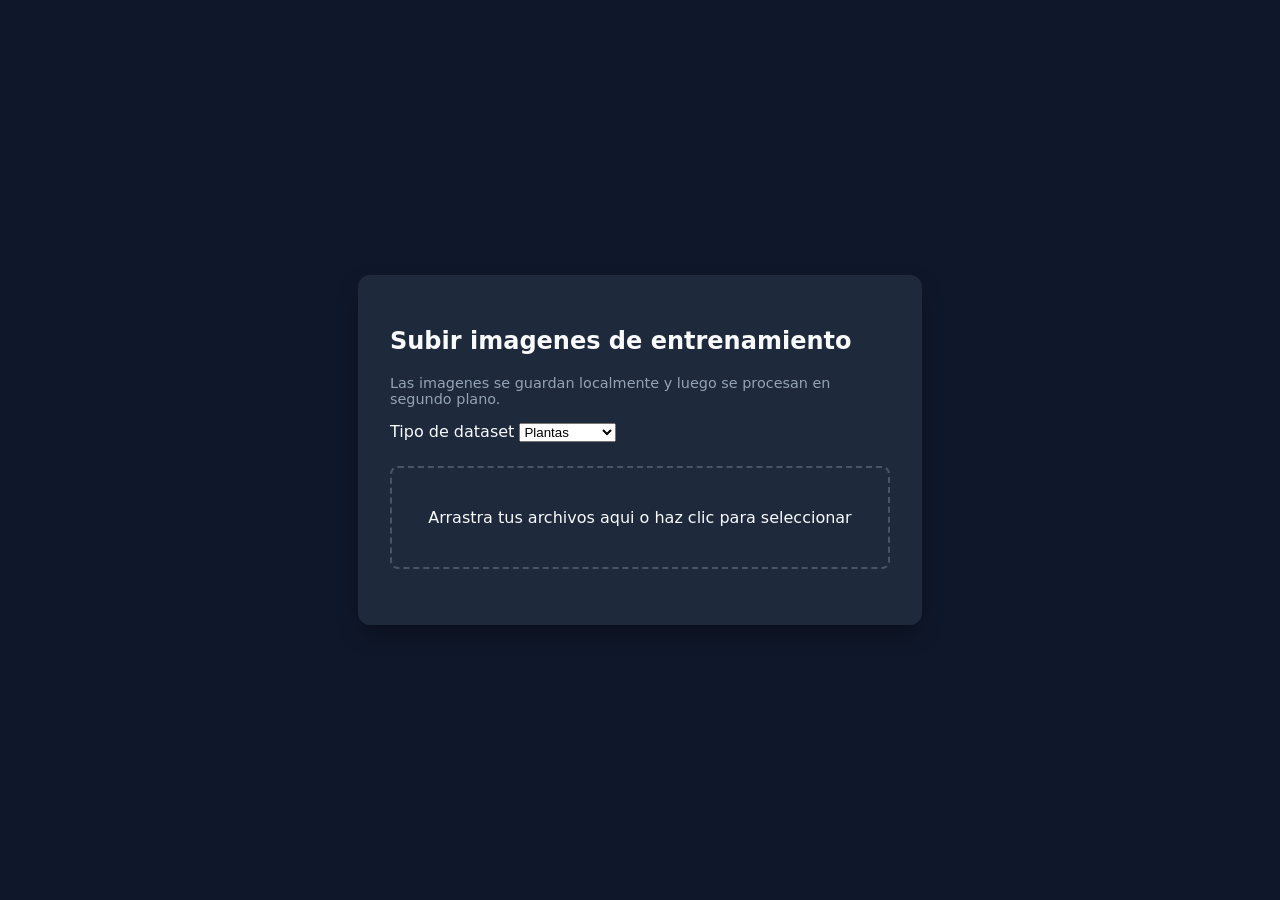
<file: templates/index.html>
<!DOCTYPE html>
<html lang="es">
<head>
  <meta charset="UTF-8" />
  <meta name="viewport" content="width=device-width, initial-scale=1.0" />
  <title>Carga de Dataset</title>
  <style>
    body {
      font-family: system-ui, -apple-system, sans-serif;
      background: #0f172a;
      color: #f8fafc;
      display: flex;
      justify-content: center;
      align-items: center;
      min-height: 100vh;
      margin: 0;
    }
    .card {
      background: #1e293b;
      padding: 2rem;
      border-radius: 12px;
      width: 100%;
      max-width: 500px;
      box-shadow: 0 10px 25px -5px rgba(0, 0, 0, 0.4);
    }
    .dropzone {
      border: 2px dashed #475569;
      padding: 2.5rem 1.5rem;
      border-radius: 8px;
      text-align: center;
      cursor: pointer;
      margin-top: 1.5rem;
      transition: border-color 0.2s;
    }
    .dropzone:hover, .dropzone.dragover {
      border-color: #38bdf8;
    }
    input[type="file"] {
      display: none;
    }
    .status-list {
      margin-top: 1.5rem;
      max-height: 200px;
      overflow-y: auto;
      font-size: 0.85rem;
    }
    .file-item {
      display: flex;
      justify-content: space-between;
      margin-bottom: 0.5rem;
      background: #334155;
      padding: 0.5rem 0.75rem;
      border-radius: 4px;
    }
  </style>
</head>
<body>
  <div class="card">
    <h2>Subir imagenes de entrenamiento</h2>
    <p style="color: #94a3b8; font-size: 0.9rem;">
      Las imagenes se guardan localmente y luego se procesan en segundo plano.
    </p>

    <label for="datasetType">Tipo de dataset</label>
    <select id="datasetType">
      <option value="plantas">Plantas</option>
      <option value="radiografias">Radiografias</option>
    </select>

    <div class="dropzone" id="dropzone">
      <span>Arrastra tus archivos aqui o haz clic para seleccionar</span>
      <input type="file" id="fileInput" multiple accept="image/png, image/jpeg, image/webp" />
    </div>

    <div class="status-list" id="statusList"></div>
  </div>

  <script>
    const dropzone = document.getElementById("dropzone");
    const fileInput = document.getElementById("fileInput");
    const statusList = document.getElementById("statusList");
    const datasetType = document.getElementById("datasetType");

    dropzone.onclick = () => fileInput.click();

    dropzone.ondragover = (e) => {
      e.preventDefault();
      dropzone.classList.add("dragover");
    };

    dropzone.ondragleave = () => dropzone.classList.remove("dragover");

    dropzone.ondrop = (e) => {
      e.preventDefault();
      dropzone.classList.remove("dragover");
      if (e.dataTransfer.files.length) {
        handleFiles(e.dataTransfer.files);
      }
    };

    fileInput.onchange = () => {
      if (fileInput.files.length) {
        handleFiles(fileInput.files);
      }
    };

    async function handleFiles(files) {
      for (const file of files) {
        await uploadFile(file);
      }
    }

    async function uploadFile(file) {
      const item = document.createElement("div");
      item.className = "file-item";
      item.innerHTML = `<span>${file.name}</span><span id="st-${file.name}">Firmando...</span>`;
      statusList.prepend(item);

      const statusSpan = item.querySelector(`#st-${CSS.escape(file.name)}`);

      try {
        const formData = new FormData();
        formData.append("dataset_type", datasetType.value);
        formData.append("file", file);
        const res = await fetch("/api/upload/images", {
          method: "POST",
          body: formData
        });

        if (!res.ok) {
          const error = await res.json();
          throw new Error(error.detail || "Error al guardar la imagen");
        }
        await res.json();
        statusSpan.innerText = "Procesando localmente";
        statusSpan.style.color = "#4ade80";
      } catch (err) {
        statusSpan.innerText = "Error";
        statusSpan.style.color = "#f87171";
      }
    }
  </script>
</body>
</html>
</file>
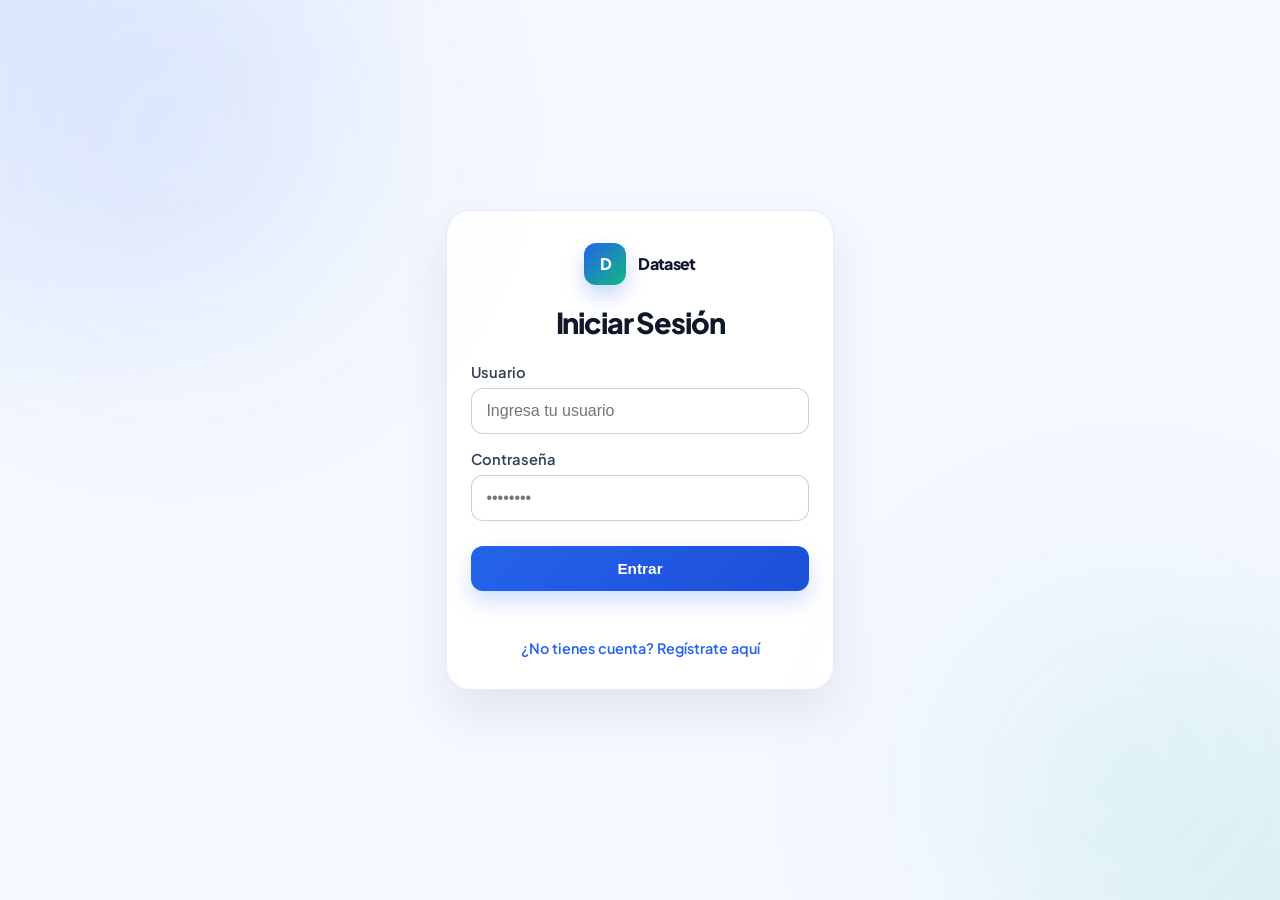
<file: templates/login.html>
<!DOCTYPE html>
<html lang="es">
<head>
  <meta charset="UTF-8" />
  <meta name="viewport" content="width=device-width, initial-scale=1.0" />
  <title>Iniciar Sesión - Dataset</title>
  <link rel="preconnect" href="https://fonts.googleapis.com">
  <link rel="preconnect" href="https://fonts.gstatic.com" crossorigin>
  <link href="https://fonts.googleapis.com/css2?family=Plus+Jakarta+Sans:wght@400;500;600;700;800&display=swap" rel="stylesheet">
  <link rel="stylesheet" href="/static/css/styles.css">
  <style>
    body {
      min-height: 100vh;
      display: flex;
      align-items: center;
      justify-content: center;
      background: radial-gradient(circle at top left, rgba(37, 99, 235, 0.09), transparent 28%),
                  radial-gradient(circle at bottom right, rgba(16, 185, 129, 0.08), transparent 22%),
                  #f4f8ff;
    }

    .login-page {
      width: min(100%, 420px);
      padding: 1rem;
    }

    .login-card {
      background: rgba(255, 255, 255, 0.96);
      border: 1px solid rgba(37, 99, 235, 0.12);
      border-radius: 24px;
      box-shadow: 0 24px 50px rgba(15, 23, 42, 0.08);
      padding: 2rem 1.5rem;
    }

    .brand {
      display: flex;
      align-items: center;
      justify-content: center;
      gap: 0.75rem;
      margin-bottom: 1.25rem;
      font-weight: 800;
      letter-spacing: -0.04em;
      color: #0f172a;
    }

    .brand-mark {
      width: 42px;
      height: 42px;
      border-radius: 12px;
      display: flex;
      align-items: center;
      justify-content: center;
      background: linear-gradient(135deg, #2563eb 0%, #10b981 100%);
      color: white;
      box-shadow: 0 10px 20px rgba(37, 99, 235, 0.25);
    }

    .login-card h2 {
      text-align: center;
      margin-bottom: 1.5rem;
      font-size: 1.8rem;
      letter-spacing: -0.04em;
    }

    .form-group {
      margin-bottom: 1rem;
    }

    .form-group label {
      display: block;
      margin-bottom: 0.45rem;
      color: #334155;
      font-weight: 600;
      font-size: 0.92rem;
    }

    .form-group input {
      width: 100%;
      border: 1px solid rgba(148, 163, 184, 0.5);
      border-radius: 12px;
      padding: 0.8rem 0.9rem;
      font-size: 1rem;
      background: white;
      color: #0f172a;
      outline: none;
      transition: border-color 0.2s ease, box-shadow 0.2s ease;
    }

    .form-group input:focus {
      border-color: rgba(37, 99, 235, 0.7);
      box-shadow: 0 0 0 4px rgba(37, 99, 235, 0.08);
    }

    .btn-primary {
      width: 100%;
      border: none;
      border-radius: 12px;
      background: linear-gradient(135deg, #2563eb 0%, #1d4ed8 100%);
      color: white;
      font-weight: 700;
      padding: 0.85rem 1rem;
      cursor: pointer;
      margin-top: 0.6rem;
      transition: transform 0.15s ease, opacity 0.15s ease;
    }

    .btn-primary:hover {
      opacity: 0.97;
      transform: translateY(-1px);
    }

    .message {
      min-height: 1.2rem;
      margin-top: 0.8rem;
      text-align: center;
      font-size: 0.9rem;
      color: #475569;
    }

    .toggle {
      margin-top: 1rem;
      text-align: center;
      color: #2563eb;
      font-size: 0.9rem;
      font-weight: 600;
      cursor: pointer;
    }
  </style>
</head>
<body>
  <div class="login-page">
    <div class="login-card">
      <div class="brand">
        <div class="brand-mark">D</div>
        <span>Dataset</span>
      </div>

      <h2 id="title">Iniciar Sesión</h2>

      <div class="form-group">
        <label for="username">Usuario</label>
        <input type="text" id="username" autocomplete="off" placeholder="Ingresa tu usuario" />
      </div>

      <div class="form-group">
        <label for="password">Contraseña</label>
        <input type="password" id="password" placeholder="••••••••" />
      </div>

      <button id="btnSubmit" class="btn-primary" onclick="handleAuthSubmit()">Entrar</button>
      <div class="message" id="msg"></div>

      <div class="toggle" id="toggleBtn" onclick="toggleAuthMode()">
        ¿No tienes cuenta? Regístrate aquí
      </div>
    </div>
  </div>

  <script src="/static/js/auth.js"></script>
</body>
</html>
</file>
<file: static/css/styles.css>
:root {
  --bg: #f4f8ff;
  --bg-soft: #edf5ff;
  --card: #ffffff;
  --card-border: rgba(37, 99, 235, 0.12);
  --primary: #2563eb;
  --primary-dark: #1d4ed8;
  --primary-soft: #eaf2ff;
  --green: #10b981;
  --green-dark: #059669;
  --green-soft: #eafaf5;
  --text: #0f172a;
  --text-muted: #475569;
  --line: rgba(148, 163, 184, 0.28);
  --shadow: 0 18px 40px rgba(15, 23, 42, 0.08);
}

* {
  box-sizing: border-box;
  margin: 0;
  padding: 0;
}

html {
  scroll-behavior: smooth;
}

body {
  font-family: "Plus Jakarta Sans", system-ui, -apple-system, BlinkMacSystemFont, "Segoe UI", sans-serif;
  background:
    radial-gradient(circle at top left, rgba(37, 99, 235, 0.08), transparent 28%),
    radial-gradient(circle at bottom right, rgba(16, 185, 129, 0.08), transparent 24%),
    var(--bg);
  color: var(--text);
  min-height: 100vh;
  display: flex;
  flex-direction: column;
  position: relative;
  overflow-x: hidden;
}

body::before,
body::after {
  content: "";
  position: fixed;
  width: 420px;
  height: 420px;
  border-radius: 50%;
  filter: blur(120px);
  opacity: 0.38;
  pointer-events: none;
  z-index: 0;
}

body::before {
  top: -80px;
  left: -40px;
  background: rgba(37, 99, 235, 0.18);
}

body::after {
  right: -60px;
  bottom: -90px;
  background: rgba(16, 185, 129, 0.14);
}

.navbar {
  position: relative;
  z-index: 10;
  display: flex;
  justify-content: space-between;
  align-items: center;
  padding: 1rem 2rem;
  background: rgba(255, 255, 255, 0.88);
  backdrop-filter: blur(12px);
  border-bottom: 1px solid var(--line);
  box-shadow: 0 6px 22px rgba(15, 23, 42, 0.02);
}

.logo {
  font-weight: 800;
  font-size: 1.3rem;
  letter-spacing: -0.04em;
  color: var(--text);
}

.logo span {
  background: linear-gradient(135deg, var(--primary) 0%, var(--green) 100%);
  -webkit-background-clip: text;
  -webkit-text-fill-color: transparent;
}

.user-menu {
  display: flex;
  align-items: center;
  gap: 0.8rem;
  font-size: 0.9rem;
  color: var(--text-muted);
}

.user-badge {
  display: inline-flex;
  align-items: center;
  gap: 0.55rem;
  background: var(--primary-soft);
  color: var(--primary-dark);
  border: 1px solid rgba(37, 99, 235, 0.12);
  padding: 0.45rem 0.8rem;
  border-radius: 999px;
  font-weight: 600;
}

.status-dot {
  width: 9px;
  height: 9px;
  border-radius: 50%;
  background: var(--green);
  box-shadow: 0 0 0 4px rgba(16, 185, 129, 0.12);
}

.guest-label {
  color: var(--text-muted);
  font-weight: 500;
}

.btn-sm {
  border: 1px solid rgba(37, 99, 235, 0.18);
  background: transparent;
  color: var(--primary-dark);
  padding: 0.52rem 0.9rem;
  border-radius: 10px;
  font-weight: 600;
  cursor: pointer;
  transition: all 0.2s ease;
}

.btn-sm:hover {
  background: rgba(37, 99, 235, 0.05);
  border-color: rgba(37, 99, 235, 0.25);
}

.container {
  position: relative;
  z-index: 10;
  flex: 1;
  display: flex;
  justify-content: center;
  align-items: center;
  padding: 2rem 1.25rem;
}

.nav-link {
  color: var(--primary-dark);
  font-size: 0.86rem;
  font-weight: 700;
  text-decoration: none;
}

.nav-link:hover {
  text-decoration: underline;
}

.download-shell {
  width: min(100%, 1200px);
  display: block;
}

.download-filters {
  display: grid;
  grid-template-columns: repeat(4, minmax(0, 1fr));
  gap: 0.8rem;
  align-items: end;
  margin-bottom: 1rem;
}

.filter-field {
  min-width: 0;
}

.filter-field input[type="search"] {
  width: 100%;
  padding: 0.75rem 0.85rem;
  border: 1px solid var(--line);
  border-radius: 10px;
  background: #fff;
  color: var(--text);
  font: inherit;
}

.filter-field input[type="search"]:focus {
  outline: 3px solid rgba(37, 99, 235, 0.12);
  border-color: rgba(37, 99, 235, 0.45);
}

.download-toolbar {
  display: flex;
  align-items: center;
  gap: 1rem;
  min-height: 56px;
  margin-bottom: 0.5rem;
}

.select-visible {
  display: inline-flex;
  align-items: center;
  gap: 0.5rem;
  margin: 0;
  white-space: nowrap;
}

.select-visible input,
.file-table input[type="checkbox"] {
  width: 17px;
  height: 17px;
  accent-color: var(--primary);
}

.selection-summary {
  margin-left: auto;
  color: var(--text-muted);
  font-size: 0.86rem;
}

.btn-primary.download-selection {
  width: auto;
  margin-top: 0;
  padding: 0.72rem 1rem;
  white-space: nowrap;
}

.file-table-wrap {
  overflow: auto;
  max-height: min(62vh, 720px);
  border: 1px solid var(--line);
  border-radius: 12px;
  background: #fff;
}

.file-table {
  width: 100%;
  min-width: 780px;
  border-collapse: collapse;
  text-align: left;
  font-size: 0.85rem;
}

.file-table th,
.file-table td {
  padding: 0.8rem 0.9rem;
  border-bottom: 1px solid rgba(148, 163, 184, 0.16);
}

.file-table th {
  position: sticky;
  top: 0;
  z-index: 1;
  background: #f7faff;
  color: var(--text-muted);
  font-size: 0.73rem;
  font-weight: 700;
  letter-spacing: 0.04em;
  text-transform: uppercase;
}

.file-table tbody tr:hover {
  background: #f7faff;
}

.file-table tbody tr:last-child td {
  border-bottom: 0;
}

.file-table .checkbox-column {
  width: 44px;
  text-align: center;
}

.file-table .filename-cell {
  max-width: 320px;
  overflow-wrap: anywhere;
  font-weight: 600;
  color: var(--text);
}

.download-message {
  min-height: 1.5rem;
  margin: 0.25rem 0 0.5rem;
  color: var(--text-muted);
  font-size: 0.82rem;
}

.download-message.error-state {
  color: #b91c1c;
}

.file-table .empty-state {
  height: 120px;
}

@media (max-width: 820px) {
  .download-filters {
    grid-template-columns: repeat(2, minmax(0, 1fr));
  }
}

@media (max-width: 540px) {
  .download-filters {
    grid-template-columns: 1fr;
  }

  .download-toolbar {
    flex-wrap: wrap;
    gap: 0.7rem;
  }

  .selection-summary {
    margin-left: auto;
  }

  .btn-primary.download-selection {
    width: 100%;
  }
}

.empty-state {
  color: var(--text-muted);
  text-align: center;
  padding: 2rem;
}

.error-state {
  color: #b91c1c;
}

.logo-wrap {
  display: flex;
  align-items: center;
  gap: 0.7rem;
}

.logo-mark {
  width: 34px;
  height: 34px;
  border-radius: 10px;
  display: flex;
  align-items: center;
  justify-content: center;
  background: linear-gradient(135deg, var(--primary) 0%, var(--green) 100%);
  color: white;
  font-weight: 800;
  box-shadow: 0 8px 18px rgba(37, 99, 235, 0.25);
}

.card {
  background: var(--card);
  border: 1px solid var(--card-border);
  border-radius: 22px;
  padding: 2.3rem 2rem;
  width: 100%;
  max-width: 440px;
  box-shadow: var(--shadow);
}

.card-wide {
  max-width: 640px;
}

.auth-shell {
  width: min(100%, 980px);
  display: grid;
  grid-template-columns: 1.1fr 0.9fr;
  gap: 1.5rem;
  align-items: stretch;
}

.auth-hero {
  background: linear-gradient(160deg, rgba(37, 99, 235, 0.06), rgba(16, 185, 129, 0.04));
  border: 1px solid rgba(37, 99, 235, 0.08);
  border-radius: 24px;
  padding: 2rem;
  display: flex;
  flex-direction: column;
  justify-content: center;
  box-shadow: var(--shadow);
}

.hero-badge {
  display: inline-flex;
  align-self: flex-start;
  padding: 0.45rem 0.8rem;
  border-radius: 999px;
  background: rgba(37, 99, 235, 0.06);
  color: var(--primary-dark);
  font-size: 0.75rem;
  font-weight: 700;
  letter-spacing: 0.04em;
  text-transform: uppercase;
}

.auth-hero h1 {
  margin-top: 1rem;
  font-size: clamp(2rem, 3vw, 2.8rem);
  line-height: 1.1;
  letter-spacing: -0.05em;
  color: var(--text);
}

.auth-hero p {
  margin-top: 1rem;
  color: var(--text-muted);
  line-height: 1.7;
  max-width: 420px;
}

.feature-list {
  list-style: none;
  margin-top: 1.4rem;
  display: grid;
  gap: 0.7rem;
}

.feature-list li {
  display: flex;
  align-items: center;
  gap: 0.7rem;
  color: var(--text);
  font-weight: 600;
}

.feature-list li::before {
  content: "✓";
  width: 22px;
  height: 22px;
  display: inline-flex;
  align-items: center;
  justify-content: center;
  border-radius: 50%;
  background: var(--green-soft);
  color: var(--green-dark);
  font-size: 0.8rem;
}

.auth-card {
  max-width: 100%;
  align-self: center;
}

h2 {
  font-size: clamp(1.7rem, 2vw, 2.1rem);
  font-weight: 800;
  line-height: 1.2;
  margin-bottom: 0.5rem;
  letter-spacing: -0.04em;
  color: var(--text);
}

.subtitle {
  color: var(--text-muted);
  font-size: 0.92rem;
  text-align: center;
  margin-bottom: 1.75rem;
}

.upload-shell {
  width: min(100%, 860px);
}

.section-header {
  display: flex;
  justify-content: space-between;
  gap: 1rem;
  align-items: center;
  margin-bottom: 1.1rem;
}

.eyebrow {
  font-size: 0.75rem;
  font-weight: 700;
  letter-spacing: 0.08em;
  text-transform: uppercase;
  color: var(--primary-dark);
  margin-bottom: 0.35rem;
}

.status-pill {
  display: inline-flex;
  align-items: center;
  background: var(--green-soft);
  color: var(--green-dark);
  border: 1px solid rgba(16, 185, 129, 0.12);
  border-radius: 999px;
  padding: 0.5rem 0.8rem;
  font-size: 0.8rem;
  font-weight: 700;
}

.meta-grid {
  display: grid;
  grid-template-columns: repeat(2, minmax(0, 1fr));
  gap: 1rem;
  margin-bottom: 1rem;
}

.mini-card {
  background: rgba(255, 255, 255, 0.8);
  border: 1px solid var(--card-border);
  border-radius: 18px;
  padding: 1rem 1.1rem;
  box-shadow: var(--shadow);
}

.mini-label {
  display: block;
  color: var(--text-muted);
  font-size: 0.72rem;
  text-transform: uppercase;
  letter-spacing: 0.05em;
  margin-bottom: 0.35rem;
}

.mini-card strong {
  font-size: 1rem;
  color: var(--text);
}

.upload-card {
  max-width: 100%;
}

select {
  width: 100%;
  padding: 0.9rem 1rem;
  border-radius: 12px;
  border: 1px solid var(--line);
  background: #fff;
  color: var(--text);
  font-size: 0.96rem;
  outline: none;
}

select:focus {
  border-color: rgba(37, 99, 235, 0.45);
  box-shadow: 0 0 0 4px rgba(37, 99, 235, 0.08);
}

.field-hint {
  display: block;
  margin-top: 0.45rem;
  color: var(--text-muted);
  font-size: 0.78rem;
}

.form-group {
  margin-bottom: 1.2rem;
}

label {
  display: block;
  font-size: 0.85rem;
  color: var(--text-muted);
  margin-bottom: 0.5rem;
  font-weight: 600;
}

input[type="text"],
input[type="password"] {
  width: 100%;
  padding: 0.9rem 1rem;
  border-radius: 12px;
  border: 1px solid var(--line);
  background: #fff;
  color: var(--text);
  font-size: 0.96rem;
  outline: none;
  transition: border-color 0.2s ease, box-shadow 0.2s ease, background 0.2s ease;
}

input[type="text"]:focus,
input[type="password"]:focus {
  border-color: rgba(37, 99, 235, 0.45);
  box-shadow: 0 0 0 4px rgba(37, 99, 235, 0.08);
  background: #ffffff;
}

.btn-primary {
  width: 100%;
  padding: 0.95rem 1rem;
  border: none;
  border-radius: 12px;
  background: linear-gradient(135deg, var(--primary) 0%, var(--green) 100%);
  color: #fff;
  font-weight: 700;
  font-size: 0.96rem;
  cursor: pointer;
  margin-top: 0.8rem;
  box-shadow: 0 10px 22px rgba(37, 99, 235, 0.22);
  transition: transform 0.18s ease, box-shadow 0.18s ease, opacity 0.18s ease;
}

.btn-primary:hover:not(:disabled) {
  transform: translateY(-1px);
  box-shadow: 0 14px 26px rgba(16, 185, 129, 0.2);
}

.btn-primary:disabled {
  opacity: 0.55;
  cursor: not-allowed;
  box-shadow: none;
}

.toggle {
  text-align: center;
  margin-top: 1.4rem;
  font-size: 0.88rem;
  color: var(--primary-dark);
  cursor: pointer;
  font-weight: 600;
  transition: color 0.2s ease;
}

.toggle:hover {
  color: var(--green-dark);
  text-decoration: underline;
}

.message {
  margin-top: 1rem;
  font-size: 0.88rem;
  text-align: center;
  color: var(--text-muted);
}

.dropzone {
  border: 2px dashed rgba(37, 99, 235, 0.25);
  border-radius: 16px;
  padding: 2.5rem 1.5rem;
  text-align: center;
  cursor: pointer;
  color: var(--text-muted);
  background: linear-gradient(135deg, rgba(37, 99, 235, 0.03), rgba(16, 185, 129, 0.03));
  transition: all 0.2s ease;
}

.dropzone:hover,
.dropzone.dragover {
  border-color: rgba(16, 185, 129, 0.55);
  background: linear-gradient(135deg, rgba(37, 99, 235, 0.04), rgba(16, 185, 129, 0.06));
  color: var(--text);
  box-shadow: 0 10px 22px rgba(37, 99, 235, 0.08);
}

.status-list {
  margin-top: 1.5rem;
  display: flex;
  flex-direction: column;
  gap: 0.65rem;
  max-height: 260px;
  overflow-y: auto;
}

.file-item {
  display: flex;
  justify-content: space-between;
  align-items: center;
  gap: 0.8rem;
  background: #f8fbff;
  border: 1px solid rgba(37, 99, 235, 0.09);
  border-radius: 12px;
  padding: 0.8rem 0.9rem;
  font-size: 0.88rem;
  color: var(--text);
}

.footer {
  position: relative;
  z-index: 10;
  padding: 1rem 1.5rem 1.4rem;
  text-align: center;
  font-size: 0.8rem;
  color: var(--text-muted);
}

@media (max-width: 640px) {
  .navbar {
    padding: 1rem 1rem;
  }

  .logo {
    font-size: 1.1rem;
  }

  .user-menu {
    gap: 0.5rem;
    font-size: 0.8rem;
  }

  .card {
    padding: 1.5rem 1rem;
  }

  .container {
    padding: 1rem 0.8rem 2rem;
  }
}

body {
  font-family: 'Plus Jakarta Sans', system-ui, -apple-system, sans-serif;
}

.guest-label {
  font-size: 0.8rem;
  color: #64748b;
  text-transform: uppercase;
  letter-spacing: 0.05em;
  font-weight: 600;
}

/* Pie de página sutil */
.footer {
  position: relative;
  z-index: 10;
  text-align: center;
  padding: 1.2rem;
  font-size: 0.78rem;
  color: #52796f;
  border-top: 1px solid rgba(29, 99, 213, 0.12);
  background: rgba(11, 20, 16, 0.4);
  backdrop-filter: blur(10px);
}
</file>
